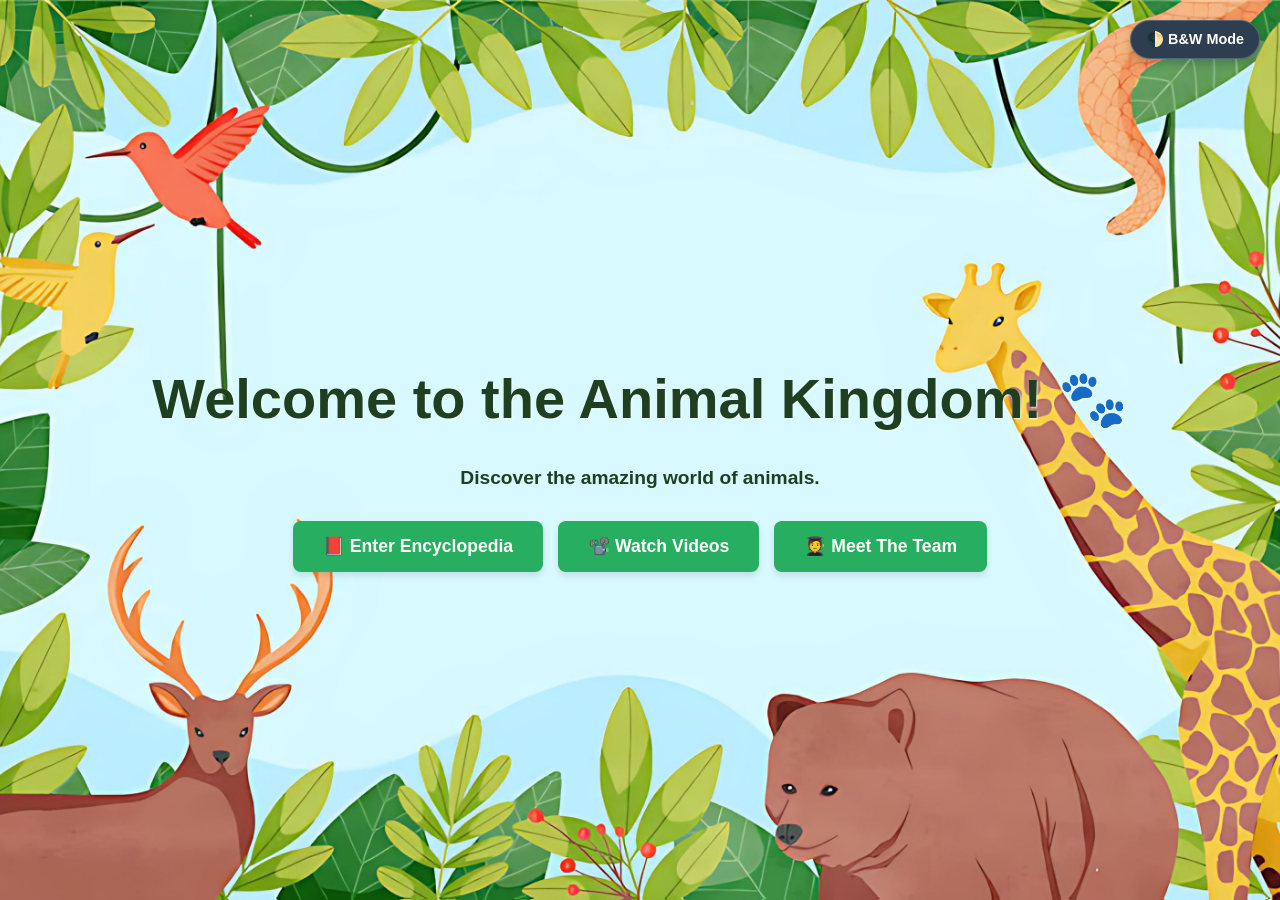
<file: index.html>
<!DOCTYPE html>
<html lang="en">
<head>
  <meta charset="UTF-8">
  <meta name="viewport" content="width=device-width, initial-scale=1.0">
  <title>Welcome - Animal Kingdom</title>
  <link rel="stylesheet" href="index.css">
</head>
<body> 

  <div id="intro-overlay">
    <h1>Welcome to the Animal Kingdom! 🐾</h1>
    <p>Discover the amazing world of animals.</p>
    
    <div class="button-group"> 
      <button class="enter-btn" title="Open the main animal directory to search and filter species" onclick="window.location.href='encyclopedia.html'">
        📕 Enter Encyclopedia
      </button>

      <button class="enter-btn" title="Browse the educational video library" onClick="window.location.href='video.html'">
        📽️ Watch Videos
      </button>

      <button class="enter-btn" title="Learn more about the project team members" onClick="window.location.href='about.html'">
        🧑‍🎓 Meet The Team
      </button>
    </div>
  </div>

  <script src="component.js"></script>
</body>
</html>
</file>
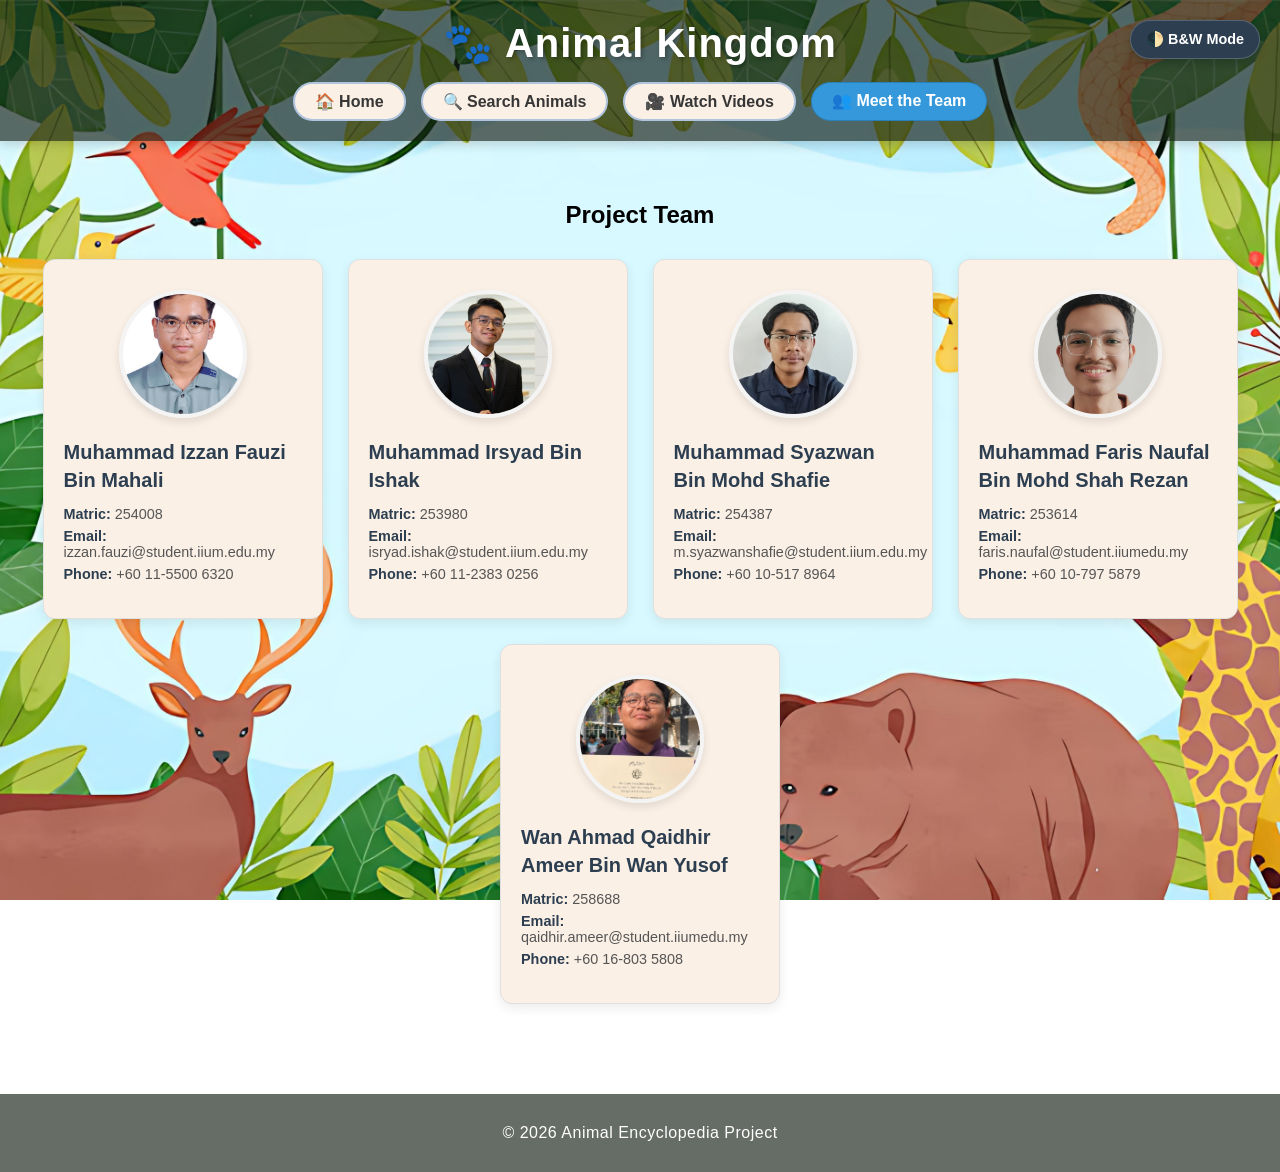
<file: about.html>
<!DOCTYPE html>
<html lang="en">
<head>
  <meta charset="UTF-8">
  <meta name="viewport" content="width=device-width, initial-scale=1.0">
  <title>Meet the Team</title>
  
  <link rel="stylesheet" href="background.css"> 
  <link rel="stylesheet" href="footer.css">      
  <link rel="stylesheet" href="header.css">
  <link rel="stylesheet" href="about.css">
</head>
<body>

  <header>
    <h1 title="Animal Kingdom Project">🐾 Animal Kingdom</h1>
    <div class="header-nav">
      <a href="index.html" title="Return to the main welcome screen">🏠 Home</a>
      <a href="encyclopedia.html" title="Explore and filter the interactive animal database">🔍 Search Animals</a>
      <a href="video.html" title="Watch educational animal documentaries">🎥 Watch Videos</a>
      <a href="about.html" class="active-nav" title="View the student developers behind this project">👥 Meet the Team</a>
    </div>
  </header>

  <main class="about-content">
    <h2>Project Team</h2>
    
    <div class="team-wrapper" id="teamContainer"></div>
  </main>

  <div id="footer-placeholder"></div>
  
  <script src="component.js"></script>
  <script src="about.js"></script>

</body>
</html>
</file>
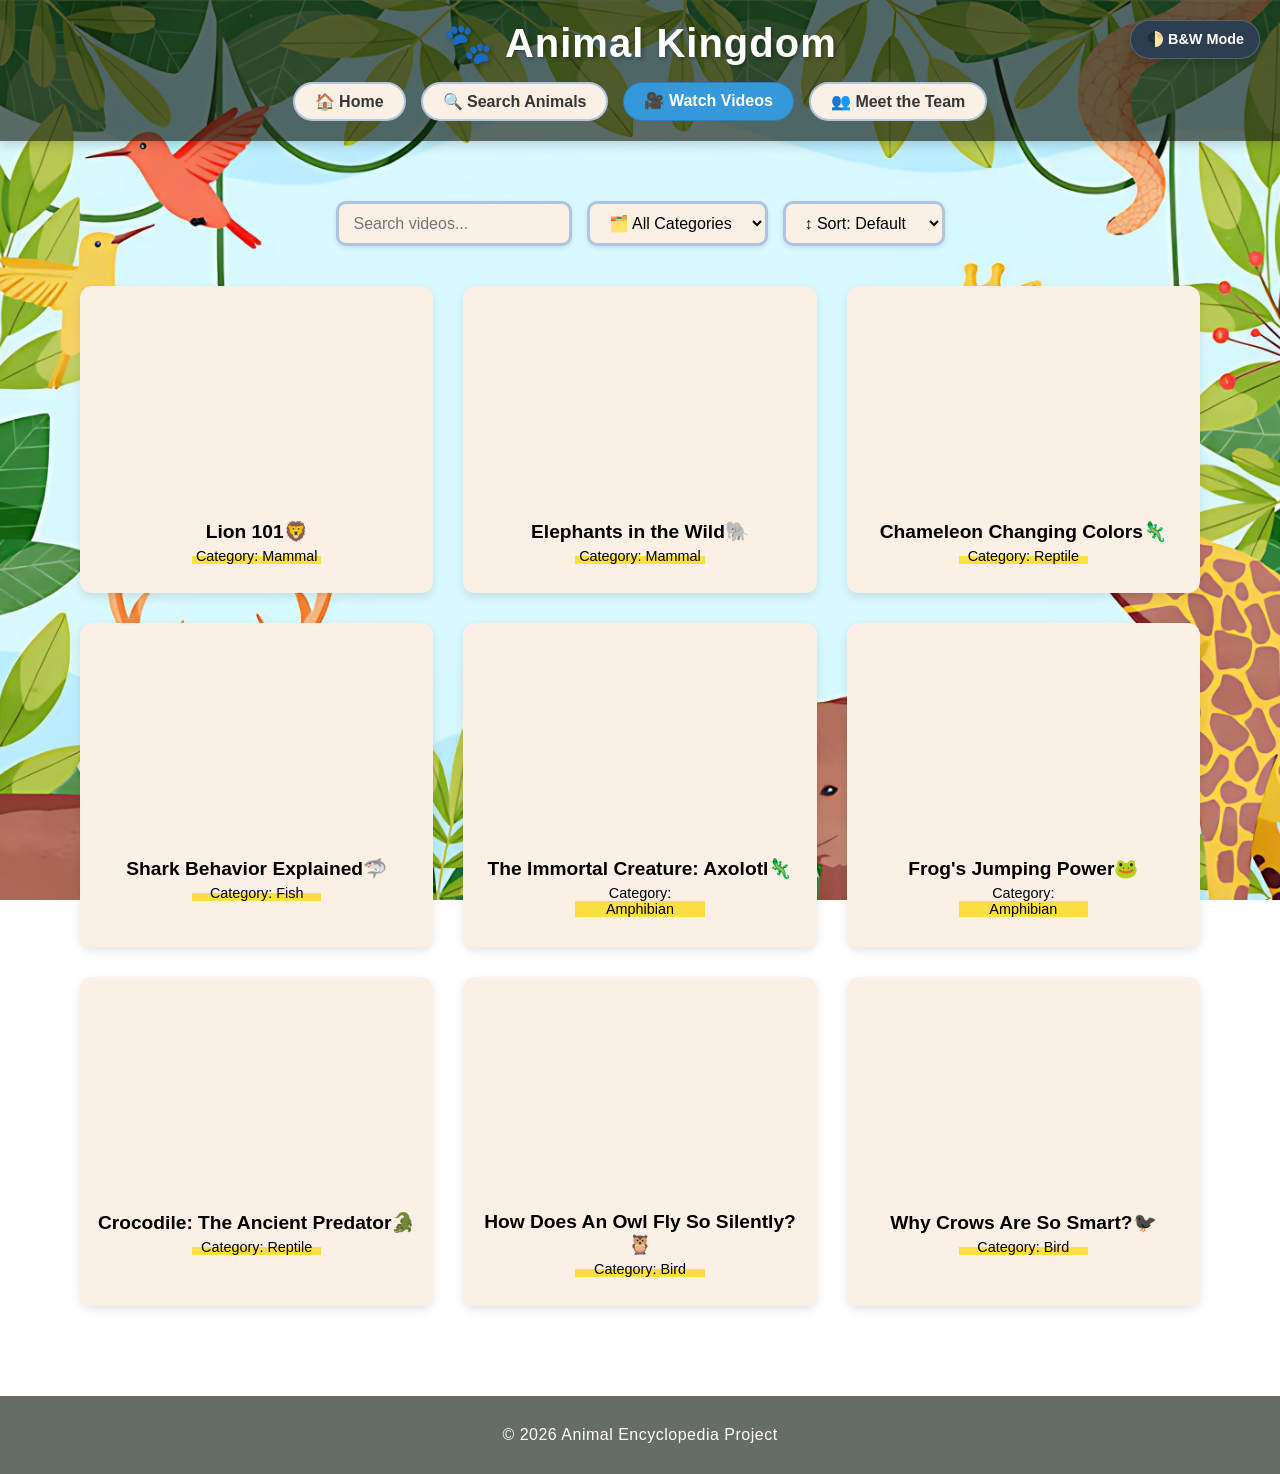
<file: video.html>
<!DOCTYPE html>
<html lang="en">
<head>
    <meta charset="UTF-8">
    <meta name="viewport" content="width=device-width, initial-scale=1.0">
    <title>Animal Video</title>
    <link rel="stylesheet" href="background.css">
    <link rel="stylesheet" href="header.css">
    <link rel="stylesheet" href="footer.css">
    <link rel="stylesheet" href="video.css">
</head>
<body>
  
  <header>
    <h1 title="Animal Kingdom Project">🐾 Animal Kingdom</h1>
    <div class="header-nav">
      <a href="index.html" title="Return to the main welcome screen">🏠 Home</a>
      <a href="encyclopedia.html" title="Explore and filter the interactive animal database">🔍 Search Animals</a>
      <a href="video.html" class="active-nav" title="Watch educational animal documentaries">🎥 Watch Videos</a>
      <a href="about.html" title="View the student developers behind this project">👥 Meet the Team</a>
    </div>
  </header>

  <main class="video-page">
    
    <div class="video-controls">
      <input type="text" id="videoSearch" placeholder="Search videos..." title="Type keywords to filter media library items dynamically">
      
      <select id="videoCategoryFilter" title="Filter educational video streaming options by category type">
        <option value="all">🗂️ All Categories</option>
        <option value="Mammal">🐘 Mammal</option>
        <option value="Reptile">🐍 Reptile</option>
        <option value="Bird">🕊️ Bird</option>
        <option value="Amphibian">🦎 Amphibian</option>
        <option value="Fish">🐟 Fish</option>
      </select>

      <select id="videoSortOrder" title="Rearrange the video cards in alphabetical order">
        <option value="none">↕️ Sort: Default</option>
        <option value="asc">🔤 Title: A to Z</option>
        <option value="desc">🔤 Title: Z to A</option>
      </select>
    </div>

    <div class="video-grid" id="videoContainer"></div>

  </main>

  <div id="footer-placeholder"></div>
  <script src="component.js"></script>
  <script src="video.js"></script>
</body>
</html>
</file>
<file: index.css>
/* --- Welcome Screen Styles (index.css) --- */

body {
  background-image: url('image/background/index-background.jpeg');
  background-size: cover;
  background-position: center;
  background-attachment: fixed;
  margin: 0;
  font-family: Arial, sans-serif;
}

#intro-overlay {
  height: 100vh;
  display: flex;
  flex-direction: column;
  justify-content: center;
  align-items: center;
  color: #1e3f20;
  text-align: center;
}

#intro-overlay h1 {
  font-size: 3.5rem;
  margin-bottom: 1rem;
  text-shadow: 1px 1px 2px rgba(255, 255, 255, 0.8); 
}

#intro-overlay p {
  font-size: 1.2rem;
  margin-bottom: 2rem;
  font-weight: bold;
}

.button-group {
  display: flex;
  gap: 15px; 
}

.enter-btn {
  padding: 15px 30px;
  font-size: 1.1rem;
  background-color: #27ae60; 
  color: white;
  border: none;
  border-radius: 8px;
  cursor: pointer;
  font-weight: bold;
  box-shadow: 0 4px 6px rgba(0,0,0,0.1);
  transition: background-color 0.3s, transform 0.2s;
}

.enter-btn:hover {
  background-color: #1e8449; 
  transform: scale(1.05);
}

/* ==========================================================================
   Inclusive Accessibility Features (Main Page Settings)
   ========================================================================== */

.grayscale {
  filter: grayscale(100%) !important;
}
</file>
<file: background.css>
/* --- Global Background & Main Layout Styles --- */
body {
  background-image: url('image/background/index-background.jpeg');
  background-size: cover;
  background-position: center;
  background-attachment: fixed;
  margin: 0;
  font-family: Arial, sans-serif;
  display: flex;
  flex-direction: column;
  min-height: 100vh;
}

#footer-placeholder {
  margin-top: auto;
  width: 100%;
}

.allow-scroll {
  overflow: auto; 
}

/* --- Global Control Panel (Search & Dropdowns) --- */
.controls {
  display: flex;
  justify-content: center;
  gap: 10px;
  margin: 20px;
}

input, select {
  background-color: linen;
  border-radius: 10px;
  box-shadow: 0 2px 5px rgba(0,0,0,0.1);
  cursor: pointer;
  transition: transform 0.2s;
  border: 3px solid lightsteelblue;
  padding: 10px 15px;
  font-size: 1rem;
  font-family: Arial, sans-serif;
}

@media (max-width: 768px) {
  .controls {
    flex-direction: column; 
    align-items: stretch;
    padding: 0 20px;
  }
}

/* --- Dynamic Data Grids (Encyclopedia) --- */
.container {
  display: grid;
  grid-template-columns: repeat(auto-fit, minmax(200px, 1fr));
  gap: 20px;
  padding: 20px;
}

.card {
  background: linen;
  padding: 15px;
  border-radius: 10px;
  box-shadow: 0 2px 5px rgba(0,0,0,0.1);
  cursor: pointer;
  transition: transform 0.2s;
  border: 3px solid lightsteelblue;
}

.card:hover {
  transform: scale(1.05);
}

/* ==========================================
   Interactive Pop-Up Modal (Split Layout)
   ========================================== */
.details {
  position: fixed;
  top: 0;
  left: 0;
  width: 100%;
  height: 100%;
  background: rgba(0,0,0,0.7);
  display: none;
  justify-content: center;
  align-items: center;
  z-index: 2000;
}

.details-content {
  background: linen;
  padding: 20px;
  border-radius: 10px;
}

.close {
  float: right;
  cursor: pointer;
  font-size: 18px;
  color: red;
}

/* Details modal - split layout */
.details-content.details-split {
  display: flex;
  flex-direction: row;
  gap: 20px;
  max-width: 900px;        
  width: auto;             
}

.details-left {
  width: 320px;           
  flex-shrink: 0;          
}

.details-right {
  min-width: 300px;
  flex: 1;
  border-left: 1px solid #ddd;
  padding-left: 15px;
}

@media (max-width: 700px) {
  .details-content.details-split {
    flex-direction: column;
  }
  .details-left {
    width: 100%;           
  }
  .details-right {
    border-left: none;
    padding-left: 0;
    margin-top: 15px;
  }
}

/* ==========================================
   Interactive Image Carousel Styles
   ========================================== */
.image-carousel {
  position: relative;
  display: flex;
  align-items: center;
  justify-content: center;
  margin-bottom: 15px;
}

.carousel-btn {
  background-color: rgba(44, 62, 80, 0.7); 
  color: white;
  border: none;
  width: 40px;
  height: 40px;
  cursor: pointer;
  font-size: 1.2rem;
  border-radius: 50%;
  position: absolute;
  z-index: 10;
  transition: background-color 0.3s, transform 0.2s;
  display: flex;
  align-items: center;
  justify-content: center;
}

.carousel-btn:hover {
  background-color: rgba(44, 62, 80, 1);
  transform: scale(1.1);
}

#prevImageBtn { left: 10px; }
#nextImageBtn { right: 10px; }

#detailImage {
  width: 100%;
  height: 250px;
  object-fit: cover;     
  border-radius: 8px;
  margin-bottom: 0;
}

/* ==========================================
   Action Button Styles (Audio & Map)
   ========================================== */
.sound-btn {
  background-color: #3498db;
  color: white;
  border: none;
  padding: 8px 15px;
  border-radius: 20px;
  cursor: pointer;
  font-weight: bold;
  font-size: 0.9rem;
  transition: background-color 0.3s, transform 0.2s;
  display: inline-flex;
  align-items: center;
  justify-content: center;
  flex: 1; 
  gap: 5px;
}

.sound-btn:hover {
  background-color: #2980b9;
  transform: scale(1.05);
}

.map-btn {
  background-color: #27ae60; 
}

.map-btn:hover {
  background-color: #1e8449;
}

/* ==========================================================================
   Inclusive Accessibility Features (Grayscale / OKU Contrast Mode)
   ========================================================================== */
#bwToggle {
  position: fixed;
  top: 20px;
  right: 20px;
  z-index: 10001; 
  padding: 10px 15px;
  font-size: 0.9rem;
  font-weight: bold;
  background-color: #2c3e50; 
  color: #ffffff;
  border: 1px solid rgba(255, 255, 255, 0.2);
  border-radius: 30px; 
  cursor: pointer;
  box-shadow: 0 4px 10px rgba(0, 0, 0, 0.2);
}

#bwToggle:hover {
  background-color: #1a252f; 
  transform: scale(1.05);
}

.grayscale {
  filter: grayscale(100%) !important; 
}

/* ==========================================================================
   About Page Specific Layouts
   ========================================================================== */
.about-content {
  padding: 40px;
}

.about-content h2 {
  text-align: center; 
  margin-bottom: 30px;
}
</file>
<file: footer.css>
/* --- Clean, Unified Footer Styles (footer.css) --- */

.site-footer {
 
  /* Natural dark charcoal tint for absolute text readability */
  background-color: rgba(20, 30, 20, 0.65); 
  color: white;
  padding: 30px 20px;
  margin-top: 50px; 
  margin-bottom: auto;
  text-align: center;  
}

.site-footer p {
  margin: 0;
  font-size: 1rem;
  letter-spacing: 0.5px;
}
</file>
<file: header.css>
/* --- Global Header Styles (header.css) --- */
header {
  position: sticky;
  top: 0;
  z-index: 1000;
  background-color: rgba(20, 30, 20, 0.65); 
  color: white;
  padding: 20px 40px;
  text-align: center;
  box-shadow: 0 4px 10px rgba(0, 0, 0, 0.15);  
  display: flex;
  flex-direction: column;
  align-items: center;
  gap: 10px;
}

header h1 {
  margin: 0;
  font-size: 2.5rem;
  letter-spacing: 1px;
  text-shadow: 2px 2px 4px rgba(0, 0, 0, 0.3); 
}

/* --- Navigation Links --- */
.header-nav {
  display: flex;
  gap: 15px; 
  margin-top: 5px;
}

.header-nav a {
  color: #373636; 
  text-decoration: none;
  font-size: 1rem;
  font-weight: bold;
  padding: 8px 20px;
  background-color: linen;
  border-radius: 20px; 
  border: 2px solid lightsteelblue;
  transition: all 0.3s ease;
}

.header-nav a:hover {
  background-color: rgba(255, 255, 255, 0.2); 
  border: 2px solid #3498db; 
  color: white;
  transform: translateY(-2px); 
}

/* --- Mobile Styles for Header --- */
@media (max-width: 768px) {
  header h1 {
    font-size: 1.8rem; 
  }
  
  .header-nav {
    flex-wrap: wrap; 
    justify-content: center;
  }
  
  .header-nav a {
    padding: 8px 12px; 
    font-size: 0.9rem;
  }
}

/* 🌟 FIXED: Active Navigation State now matches the new solid hover color */
.active-nav {
  background-color: #3498db !important;
  border: 1px solid #2980b9 !important;
  color: white !important;
}
</file>
<file: about.css>
/* --- Meet the Team Styles (about.css) --- */

.team-wrapper {
  display: flex;
  flex-wrap: wrap;       
  justify-content: center;
  gap: 25px;            
  max-width: 1200px;
  margin: 30px auto 0 auto;
}

.portfolio-container {
  display: flex;
  flex-direction: column;
  align-items: center;
  background: linen;  /* Solid white card background */
  padding: 30px 20px;
  border-radius: 12px;
  border: 1px solid #e0e0e0;
  box-shadow: 0 4px 12px rgba(0, 0, 0, 0.08); 
  width: 280px;         
  box-sizing: border-box;
  transition: transform 0.3s ease, box-shadow 0.3s ease;
}

.portfolio-container:hover {
  transform: translateY(-8px); 
  box-shadow: 0 8px 20px rgba(0, 0, 0, 0.15); 
}

.profile-pic {
  width: 120px;
  height: 120px;
  border-radius: 50%;   
  object-fit: cover;    
  border: 4px solid #f4f4f4;
  box-shadow: 0 4px 8px rgba(0, 0, 0, 0.1);
  margin-bottom: 20px;
}

.portfolio-details {
  text-align: left;
  width: 100%;
}

.portfolio-details h3 {
  margin: 0 0 12px 0;
  color: #2c3e50;       
  font-size: 1.25rem;
  line-height: 1.4;
}

.portfolio-details p {
  margin: 6px 0;
  font-size: 0.9rem;
  color: #555555;       
}

.portfolio-details strong {
  color: #2c3e50;       
}
</file>
<file: video.css>
/* --- Cleaned Video Gallery Styles (video.css) --- */

.video-page {
  padding: 40px;
  width: 100%;
  max-width: 1200px;
  margin: 0 auto;
  box-sizing: border-box;
}

/* DESKTOP: Forces exactly 3 columns */
.video-grid {
  display: grid;
  grid-template-columns: repeat(3, 1fr); 
  gap: 30px;
  margin-top: 20px;
}

/* MOBILE: Drops down to 1 column on phones */
@media (max-width: 768px) {
  .video-controls {
    flex-direction: column; 
    align-items: stretch;
    padding: 0 20px;
  }
  
  .video-grid {
    grid-template-columns: 1fr; 
  }
}

.video-card {
  background: linen;
  padding: 15px;
  border-radius: 12px;
  box-shadow: 0 4px 10px rgba(0, 0, 0, 0.1);
  transition: transform 0.3s ease;
  min-width: 0;
}

.video-card:hover {
  transform: translateY(-5px);
  box-shadow: 0 6px 15px rgba(0, 0, 0, 0.15);
}

.video-card iframe {
  width: 100%;
  height: 200px; 
  border-radius: 8px;
  border: none;
}

.video-card h3 {
  margin: 15px 0 5px 0;
  text-align: center;
  font-size: 1.2rem;
}

.video-card p.cat-label {
  text-align: center; 
  color: #000000; 
  margin-top: 0;
  font-size: 0.9rem;
  width: 40%;
  margin-left: auto;
  margin-right: auto;
  background: linear-gradient(
  to bottom,
  transparent 50%,
  #fce041 50%);
}

.video-controls {
  display: flex;
  justify-content: center;
  gap: 15px;
  margin-top: 20px;
  margin-bottom: 40px;
}
</file>
